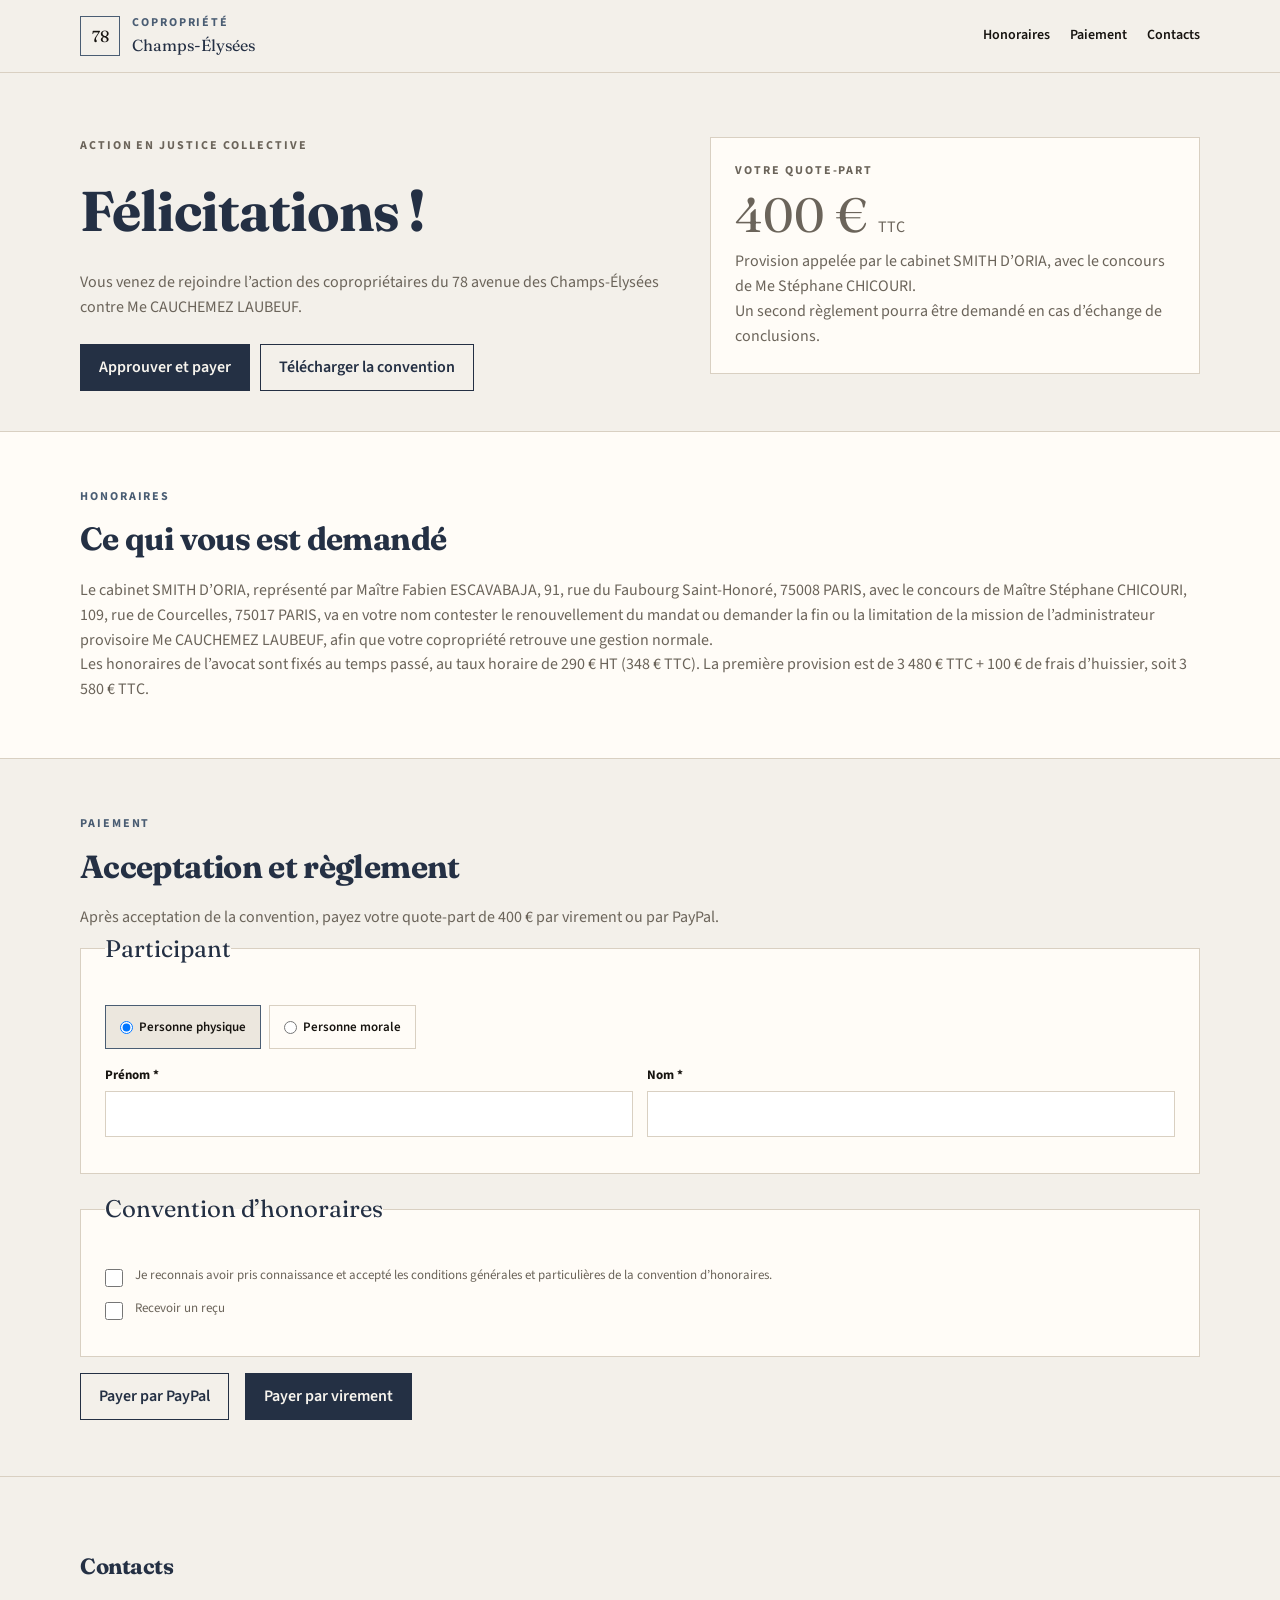
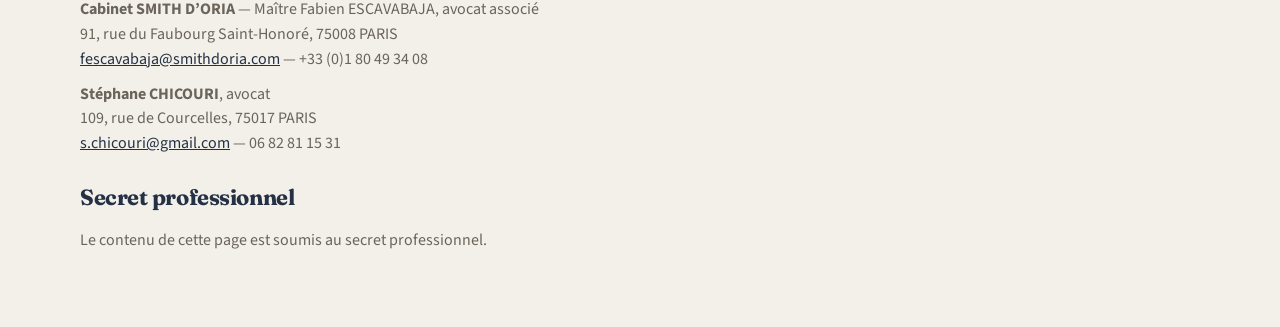
<file: index.html>
<!DOCTYPE html>
<html lang="fr">
<head>
  <meta charset="UTF-8" />
  <meta name="viewport" content="width=device-width, initial-scale=1" />
  <title>Félicitations — honoraires et paiement — 78 avenue des Champs-Élysées</title>
  <link rel="preconnect" href="https://fonts.googleapis.com" />
  <link rel="preconnect" href="https://fonts.gstatic.com" crossorigin />
  <link href="https://fonts.googleapis.com/css2?family=Fraunces:opsz,wght@9..144,500;9..144,600;9..144,700&family=Source+Sans+3:wght@400;500;600;700&display=swap" rel="stylesheet" />
  <link rel="stylesheet" href="styles.css" />
</head>
<body>
  <header class="topbar">
    <div class="wrap topbar-inner">
      <div class="brand">
        <span class="brand-mark">78</span>
        <div>
          <p class="brand-kicker">Copropriété</p>
          <p class="brand-name">Champs-Élysées</p>
        </div>
      </div>
      <nav class="nav">
        <a href="#honoraires">Honoraires</a>
        <a href="#paiement">Paiement</a>
        <a href="#contacts">Contacts</a>
      </nav>
    </div>
  </header>

  <main>
    <section class="hero wrap">
      <div>
        <p class="eyebrow">Action en justice collective</p>
        <h1>Félicitations !</h1>
        <p class="lead">Vous venez de rejoindre l’action des copropriétaires du 78 avenue des Champs-Élysées contre Me CAUCHEMEZ LAUBEUF.</p>
        <div class="actions">
          <a class="btn" href="#paiement">Approuver et payer</a>
          <a class="btn btn-ghost" href="convention-honoraires.pdf" download>Télécharger la convention</a>
        </div>
      </div>
      <aside class="card">
        <p class="eyebrow">Votre quote-part</p>
        <p class="amount">400 € <span>TTC</span></p>
        <p>Provision appelée par le cabinet SMITH D’ORIA, avec le concours de Me Stéphane CHICOURI.</p>
        <p>Un second règlement pourra être demandé en cas d’échange de conclusions.</p>
      </aside>
    </section>

    <section id="honoraires" class="band">
      <div class="wrap">
        <p class="eyebrow">Honoraires</p>
        <h2>Ce qui vous est demandé</h2>
        <p class="lead">Le cabinet SMITH D’ORIA, représenté par Maître Fabien ESCAVABAJA, 91, rue du Faubourg Saint-Honoré, 75008 PARIS, avec le concours de Maître Stéphane CHICOURI, 109, rue de Courcelles, 75017 PARIS, va en votre nom contester le renouvellement du mandat ou demander la fin ou la limitation de la mission de l’administrateur provisoire Me CAUCHEMEZ LAUBEUF, afin que votre copropriété retrouve une gestion normale.</p>
        <p class="lead">Les honoraires de l’avocat sont fixés au temps passé, au taux horaire de 290 € HT (348 € TTC). La première provision est de 3 480 € TTC + 100 € de frais d’huissier, soit 3 580 € TTC.</p>
      </div>
    </section>

    <section id="paiement" class="wrap form-section">
      <p class="eyebrow">Paiement</p>
      <h2>Acceptation et règlement</h2>
      <p class="lead">Après acceptation de la convention, payez votre quote-part de 400 € par virement ou par PayPal.</p>

      <form id="paiement-form" novalidate>
        <fieldset class="card">
          <legend>Participant</legend>
          <div class="chips">
            <label class="chip"><input type="radio" name="qualite" value="physique" checked /> Personne physique</label>
            <label class="chip"><input type="radio" name="qualite" value="morale" /> Personne morale</label>
          </div>
          <div id="zone-physique" class="grid">
            <label><span>Prénom *</span><input id="prenom" name="prenom" required autocomplete="given-name" /></label>
            <label><span>Nom *</span><input id="nom" name="nom" required autocomplete="family-name" /></label>
          </div>
          <div id="zone-morale" hidden>
            <label><span>Dénomination sociale *</span><input id="denomination" name="denomination" autocomplete="organization" /></label>
          </div>
        </fieldset>

        <fieldset class="card">
          <legend>Convention d’honoraires</legend>
          <label class="check">
            <input id="approuve" type="checkbox" required />
            <span>Je reconnais avoir pris connaissance et accepté les conditions générales et particulières de la convention d’honoraires.</span>
          </label>
          <label class="check">
            <input id="recu" type="checkbox" />
            <span>Recevoir un reçu</span>
          </label>
          <label id="bloc-mail" hidden>
            <span>Adresse mail *</span>
            <input id="email" name="email" type="email" autocomplete="email" />
          </label>
        </fieldset>

        <p id="form-error" class="error" hidden></p>
        <div class="pay-row">
          <button type="button" class="btn btn-ghost" id="btn-paypal">Payer par PayPal</button>
          <button type="button" class="btn" id="btn-virement">Payer par virement</button>
        </div>
      </form>

      <section id="rib" class="card" hidden>
        <p class="eyebrow">Virement</p>
        <h2>Coordonnées bancaires</h2>
        <p class="lead">Montant : 400 €. Indiquez la référence pour que le cabinet identifie votre règlement.</p>
        <dl>
          <dt>Bénéficiaire</dt><dd>SMITH D'ORIA</dd>
          <dt>IBAN</dt><dd id="iban"></dd>
          <dt>BIC</dt><dd>BNPAFRPPPRG</dd>
          <dt>Banque</dt><dd>BNP PARIBAS PARIS MEDICIS — 1, rue de Médicis, 75006 PARIS</dd>
          <dt>Référence</dt><dd id="reference"></dd>
        </dl>
        <div class="actions">
          <a class="btn btn-ghost" href="rib.html" target="_blank" rel="noreferrer">Télécharger le RIB</a>
        </div>
        <p class="note" id="envoi-ok" hidden>Votre acceptation a été transmise au cabinet.</p>
      </section>
    </section>
  </main>

  <footer id="contacts">
    <div class="wrap">
      <h2>Contacts</h2>
      <p><strong>Cabinet SMITH D’ORIA</strong> — Maître Fabien ESCAVABAJA, avocat associé<br />
        91, rue du Faubourg Saint-Honoré, 75008 PARIS<br />
        <a href="mailto:fescavabaja@smithdoria.com">fescavabaja@smithdoria.com</a> — +33 (0)1 80 49 34 08</p>
      <p><strong>Stéphane CHICOURI</strong>, avocat<br />
        109, rue de Courcelles, 75017 PARIS<br />
        <a href="mailto:s.chicouri@gmail.com">s.chicouri@gmail.com</a> — 06 82 81 15 31</p>
      <h2>Secret professionnel</h2>
      <p>Le contenu de cette page est soumis au secret professionnel.</p>
    </div>
  </footer>
  <script src="config.js"></script>
  <script src="app.js"></script>
</body>
</html>
</file>
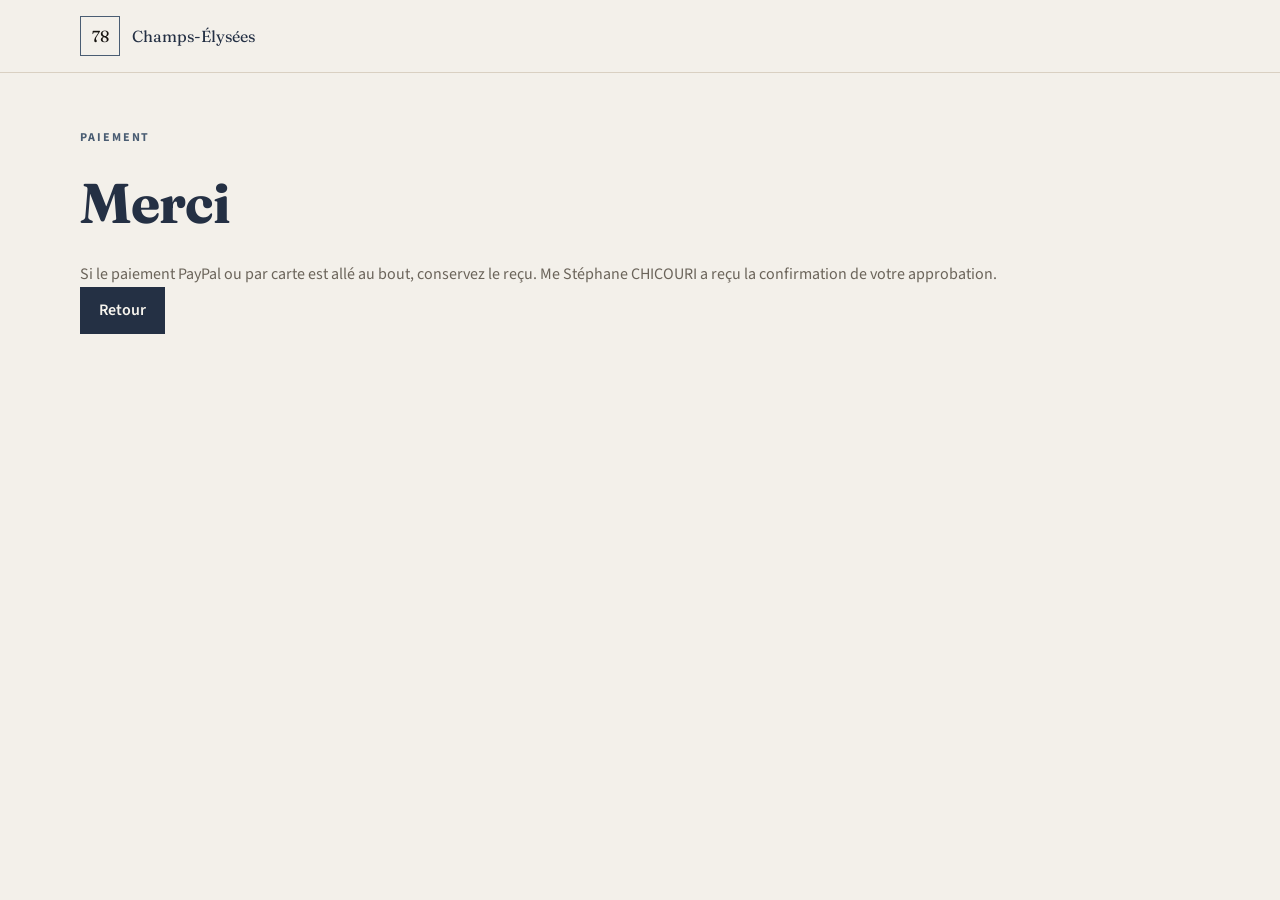
<file: confirmation.html>
<!DOCTYPE html>
<html lang="fr">
<head>
  <meta charset="UTF-8" />
  <meta name="viewport" content="width=device-width, initial-scale=1" />
  <title>Paiement enregistré</title>
  <link rel="preconnect" href="https://fonts.googleapis.com" />
  <link rel="preconnect" href="https://fonts.gstatic.com" crossorigin />
  <link href="https://fonts.googleapis.com/css2?family=Fraunces:opsz,wght@9..144,600&family=Source+Sans+3:wght@400;600&display=swap" rel="stylesheet" />
  <link rel="stylesheet" href="styles.css" />
</head>
<body>
  <header class="topbar">
    <div class="wrap topbar-inner">
      <div class="brand">
        <span class="brand-mark">78</span>
        <p class="brand-name">Champs-Élysées</p>
      </div>
    </div>
  </header>
  <main class="wrap form-section">
    <p class="eyebrow">Paiement</p>
    <h1>Merci</h1>
    <p class="lead">Si le paiement PayPal ou par carte est allé au bout, conservez le reçu. Me Stéphane CHICOURI a reçu la confirmation de votre approbation.</p>
    <p><a class="btn" href="index.html">Retour</a></p>
  </main>
</body>
</html>
</file>
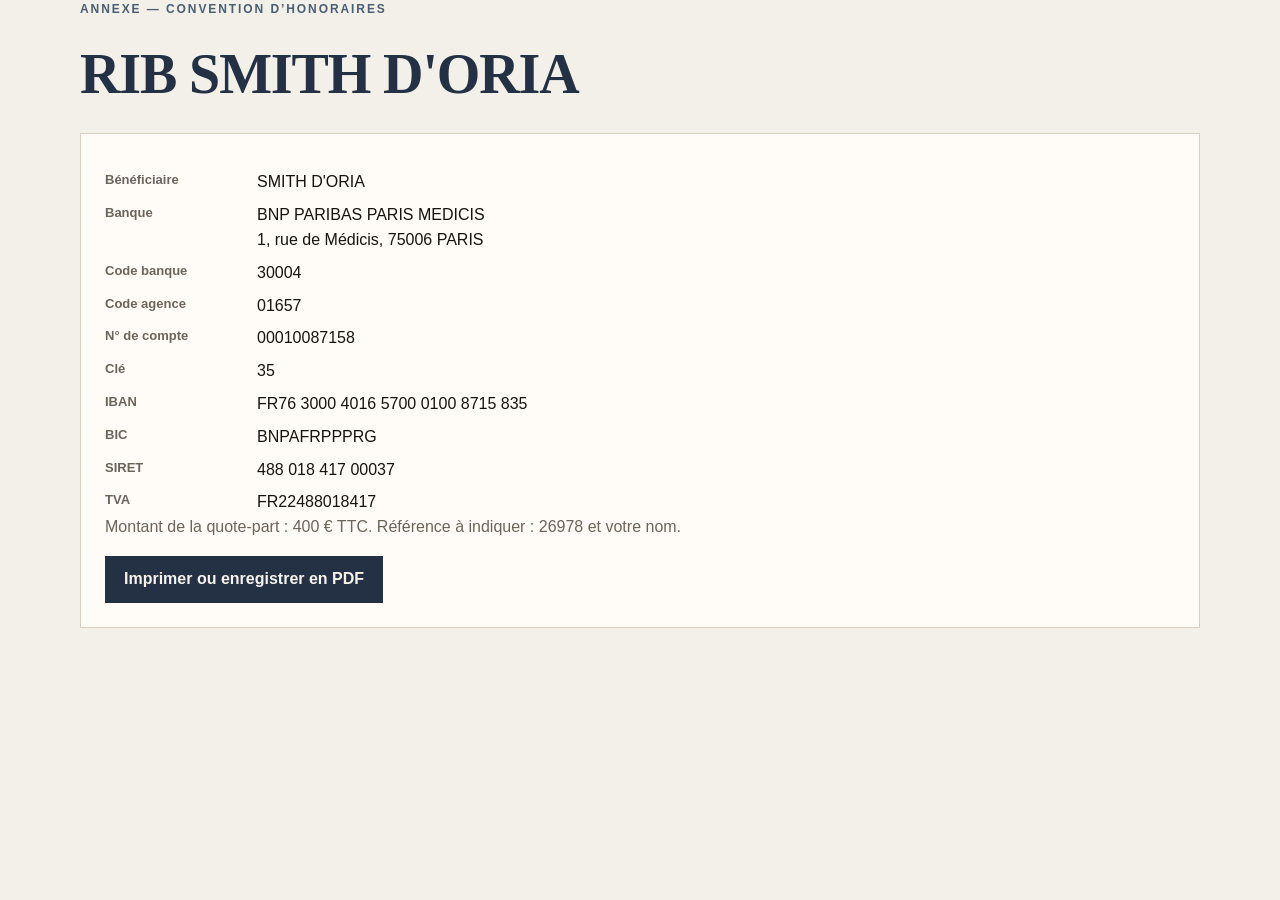
<file: rib.html>
<!DOCTYPE html>
<html lang="fr">
<head>
  <meta charset="UTF-8" />
  <meta name="viewport" content="width=device-width, initial-scale=1" />
  <title>RIB — SMITH D'ORIA</title>
  <link rel="stylesheet" href="styles.css" />
</head>
<body>
  <main class="wrap">
    <p class="eyebrow">Annexe — convention d’honoraires</p>
    <h1>RIB SMITH D'ORIA</h1>
    <section class="card">
      <dl>
        <dt>Bénéficiaire</dt><dd>SMITH D'ORIA</dd>
        <dt>Banque</dt><dd>BNP PARIBAS PARIS MEDICIS<br />1, rue de Médicis, 75006 PARIS</dd>
        <dt>Code banque</dt><dd>30004</dd>
        <dt>Code agence</dt><dd>01657</dd>
        <dt>N° de compte</dt><dd>00010087158</dd>
        <dt>Clé</dt><dd>35</dd>
        <dt>IBAN</dt><dd>FR76 3000 4016 5700 0100 8715 835</dd>
        <dt>BIC</dt><dd>BNPAFRPPPRG</dd>
        <dt>SIRET</dt><dd>488 018 417 00037</dd>
        <dt>TVA</dt><dd>FR22488018417</dd>
      </dl>
      <p class="note">Montant de la quote-part : 400 € TTC. Référence à indiquer : 26978 et votre nom.</p>
      <p style="margin-top:16px"><button class="btn" type="button" onclick="print()">Imprimer ou enregistrer en PDF</button></p>
    </section>
  </main>
</body>
</html>
</file>
<file: styles.css>
:root {
  --bg: #f3f0ea;
  --fg: #171410;
  --muted: #6b645a;
  --primary: #243044;
  --accent: #4a5d73;
  --card: #fffcf7;
  --border: #d9d0c2;
  --error: #8a2f2f;
}
* { box-sizing: border-box; margin: 0; padding: 0; }
html { scroll-behavior: smooth; }
body {
  font-family: "Source Sans 3", sans-serif;
  background: var(--bg);
  color: var(--fg);
  line-height: 1.55;
}
.wrap { width: min(1120px, calc(100% - 40px)); margin: 0 auto; }
.topbar { position: sticky; top: 0; background: rgba(243,240,234,.9); border-bottom: 1px solid var(--border); backdrop-filter: blur(12px); z-index: 2; }
.topbar-inner { display: flex; align-items: center; justify-content: space-between; min-height: 72px; }
.brand { display: flex; gap: 12px; align-items: center; }
.brand-mark { width: 40px; height: 40px; display: grid; place-items: center; border: 1px solid var(--accent); font-family: Fraunces, serif; }
.brand-kicker, .eyebrow { font-size: 12px; letter-spacing: .16em; text-transform: uppercase; color: var(--accent); font-weight: 700; }
.brand-name, h1, h2, legend { font-family: Fraunces, Georgia, serif; color: var(--primary); }
.nav { display: flex; gap: 20px; }
.nav a { color: var(--fg); text-decoration: none; font-weight: 600; font-size: 14px; }
.hero { display: grid; grid-template-columns: 1.1fr .9fr; gap: 32px; padding: 64px 0 40px; align-items: start; }
h1 { font-size: clamp(36px, 5vw, 56px); margin: 12px 0 16px; letter-spacing: -0.02em; }
h2 { font-size: 32px; margin: 8px 0 14px; letter-spacing: -0.02em; }
.lead, .hero p { color: var(--muted); }
.actions { display: flex; flex-wrap: wrap; gap: 10px; margin-top: 24px; }
.btn {
  display: inline-flex; align-items: center; justify-content: center;
  min-height: 44px; padding: 10px 18px; border: 1px solid var(--primary);
  background: var(--primary); color: #f7f4ee; text-decoration: none; font: inherit; font-weight: 600; cursor: pointer;
}
.btn-ghost { background: transparent; color: var(--primary); }
.btn:disabled { opacity: .45; cursor: not-allowed; }
.card { background: var(--card); border: 1px solid var(--border); padding: 24px; }
.band { background: var(--card); border-top: 1px solid var(--border); border-bottom: 1px solid var(--border); padding: 56px 0; }
.form-section { padding: 56px 0; }
fieldset { border: 0; margin: 0 0 16px; }
legend { font-size: 24px; margin-bottom: 14px; }
.grid { display: grid; grid-template-columns: 1fr 1fr; gap: 14px; }
label { display: flex; flex-direction: column; gap: 6px; margin-bottom: 12px; font-size: 13px; font-weight: 700; }
input { font: inherit; font-weight: 400; padding: 12px; border: 1px solid var(--border); background: #fff; width: 100%; }
label.check {
  display: grid;
  grid-template-columns: 1.25rem minmax(0, 1fr);
  column-gap: 10px;
  align-items: start;
  width: 100%;
  font-weight: 400;
  color: var(--muted);
}
label.check input {
  width: 1.15rem;
  height: 1.15rem;
  margin-top: 3px;
  padding: 0;
}
label.check span {
  display: block;
  min-width: 0;
  white-space: normal;
  line-height: 1.5;
}
[hidden] { display: none !important; }
.error { color: var(--error); font-weight: 600; }
.amount { font-family: Fraunces, Georgia, serif; font-size: 48px; color: var(--primary); line-height: 1.1; margin: 8px 0; }
.amount span { font-family: "Source Sans 3", sans-serif; font-size: 16px; color: var(--muted); }
.note { color: var(--muted); }
.chips { display: flex; flex-wrap: wrap; gap: 8px; margin-bottom: 16px; }
.chip { flex-direction: row; align-items: center; border: 1px solid var(--border); padding: 10px 14px; min-height: 44px; margin: 0; font-weight: 600; }
.chip input { width: auto; }
.chip:has(input:checked) { border-color: var(--accent); background: #ece7de; }
.pay-row { display: flex; flex-wrap: wrap; align-items: center; gap: 16px; margin-top: 8px; }
.paypal-slot { margin-top: 0; max-width: 320px; min-height: 48px; flex: 0 0 auto; }
#paypal-form-fields-container-E3BCD2X5R73R4 #desc-label,
#paypal-form-fields-container-E3BCD2X5R73R4 #price-label,
#paypal-container-E3BCD2X5R73R4 #desc-label,
#paypal-container-E3BCD2X5R73R4 #price-label {
  display: none !important;
}
dl { display: grid; grid-template-columns: 140px 1fr; gap: 8px 12px; margin-top: 12px; }
dt { color: var(--muted); font-size: 13px; font-weight: 700; }
footer { border-top: 1px solid var(--border); padding: 48px 0 64px; color: var(--muted); }
footer h2 { font-size: 22px; margin-top: 24px; }
footer p { margin-bottom: 10px; }
footer a { color: var(--primary); }
@media (max-width: 800px) {
  .hero, .grid, dl { grid-template-columns: 1fr; }
  .nav { display: none; }
}
</file>
